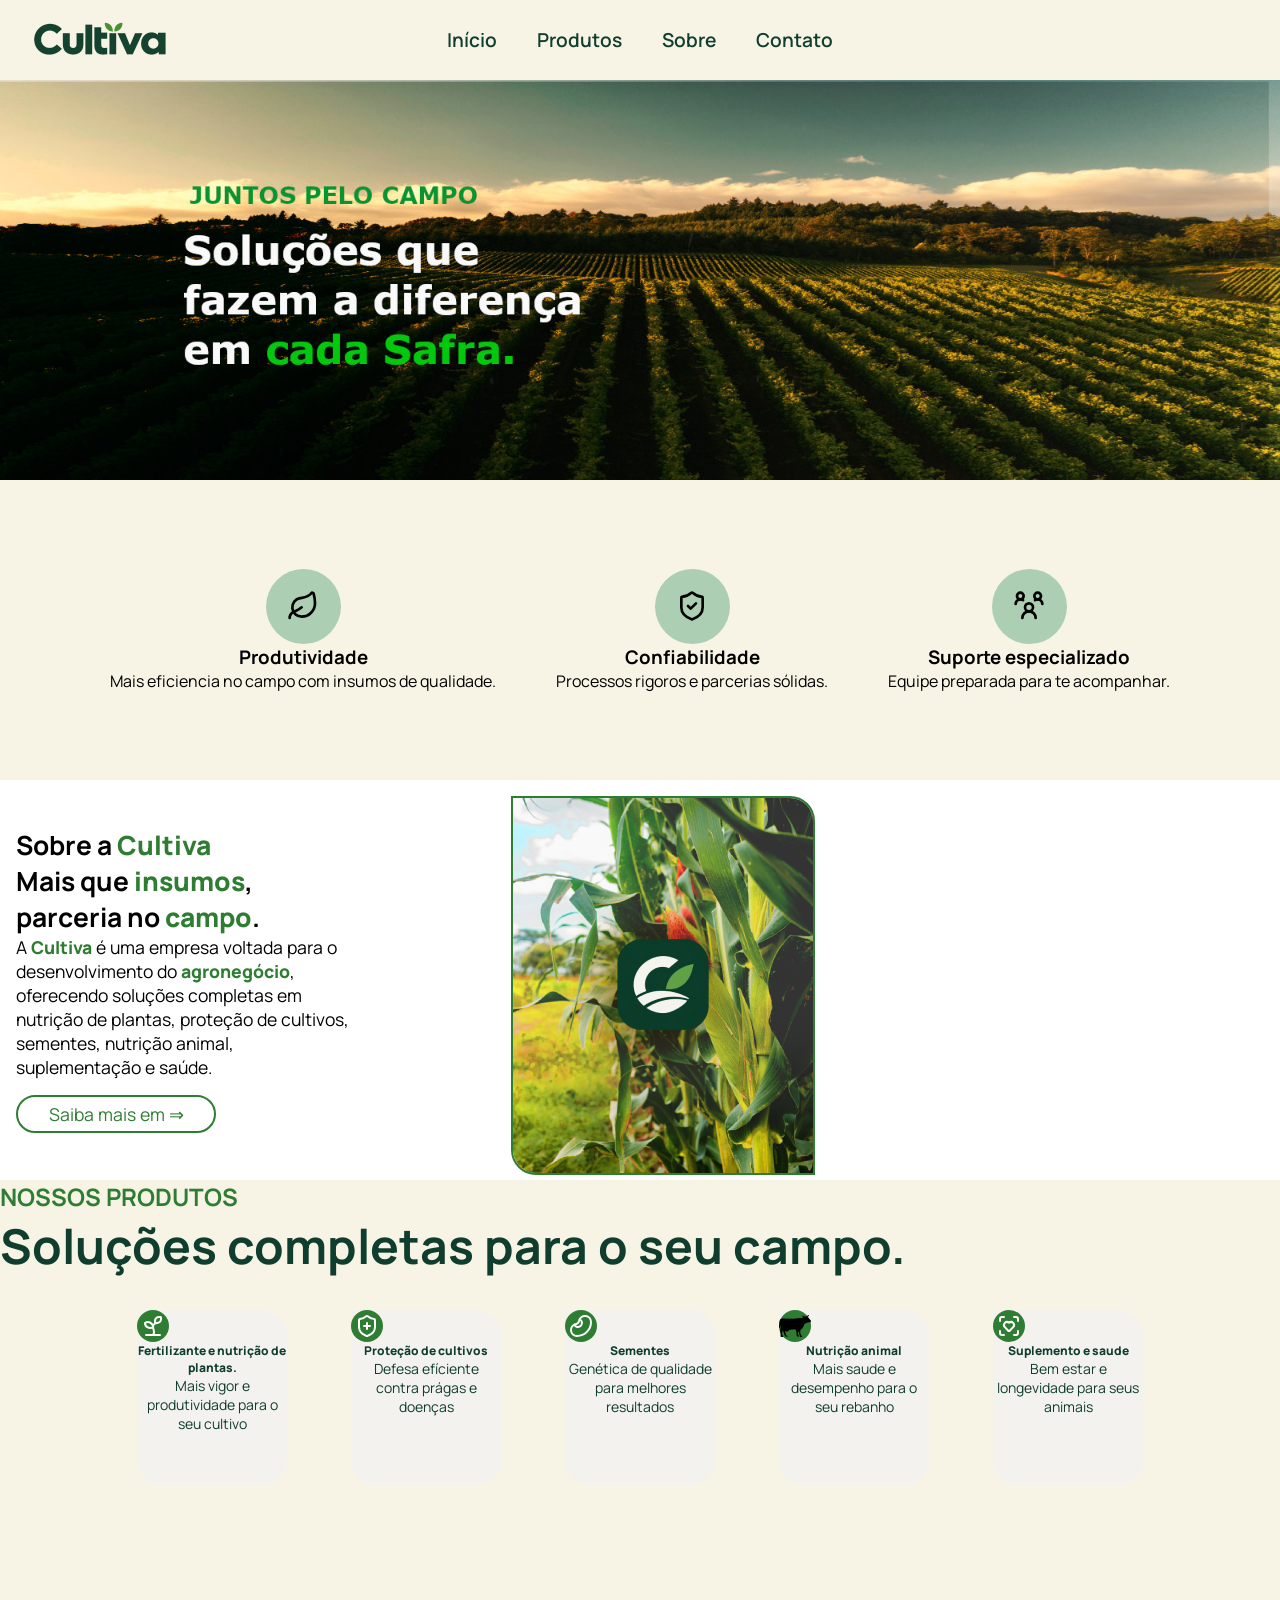
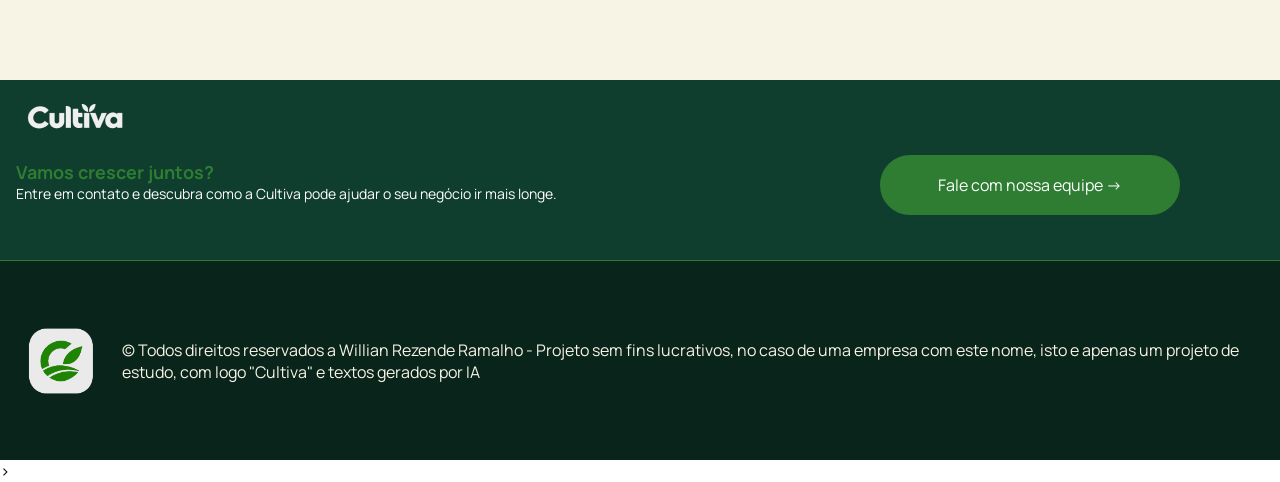
<file: projects/cultiva-landing-page/html/index.html>
<!DOCTYPE html>
<html lang="pt-BR">

<head>
    <meta charset="UTF-8">
    <meta name="viewport" content="width=device-width, initial-scale=1.0">
    <meta name="author" content="Willian Rezende Ramalho">
    <meta name="description" content="Cultiva Landing Page | Willian Rezende Ramalho">
    <link rel="icon" type="image/png" sizes="32x32" href="../images/favicon-32x32.png">
    <link rel="stylesheet" href="../css/style.css">
    <title>Cultiva | Soluções para o campo</title>
</head>

<body>
    <header class="menu_navegacao">
        <img src="../images/cultiva-lettering-t200.png">

        <nav class="menu_nav">
            <ul>
                <li><a href="#">Início</a></li>
                <li><a href="../html/produtos.html">Produtos</a></li>
                <li><a href="#">Sobre</a></li>
                <li><a href="#">Contato</a></li>
            </ul>
        </nav>
    </header>
    <main>
        <section class="bg400">

        </section>

        <section class="beneficios">
            <div class="beneficio">
                <div class="icones"><svg xmlns="http://www.w3.org/2000/svg" width="24" height="24" viewBox="0 0 24 24"
                        fill="none" stroke="currentColor" stroke-width="2" stroke-linecap="round"
                        stroke-linejoin="round" class="lucide lucide-leaf preview-icon">
                        <path
                            d="M11 20a10 10 0 0010-10 25.9 25.9 0 00-1.04-7.281 1 1 0 00-1.755-.325C15.833 5.5 13 5.5 9.8 6.1A7 7 0 0011 20" />
                        <path d="M2 21a5 5 0 012.911-4.544C7.613 15.212 8.351 15.24 11 13" />
                    </svg>
                </div>
                <h3>Produtividade</h3>
                <p>Mais eficiencia no campo com insumos de qualidade. </p>
            </div>
            <div class="beneficio">
                <div class="icones">
                    <svg xmlns="http://www.w3.org/2000/svg" width="24" height="24" viewBox="0 0 24 24" fill="none"
                        stroke="currentColor" stroke-width="2" stroke-linecap="round" stroke-linejoin="round"
                        class="lucide lucide-shield-check preview-icon">
                        <path
                            d="M20 13c0 5-3.5 7.5-7.66 8.95a1 1 0 0 1-.67-.01C7.5 20.5 4 18 4 13V6a1 1 0 0 1 1-1c2 0 4.5-1.2 6.24-2.72a1.17 1.17 0 0 1 1.52 0C14.51 3.81 17 5 19 5a1 1 0 0 1 1 1z" />
                        <path d="m9 12 2 2 4-4" />
                    </svg>
                </div>
                <h3>Confiabilidade</h3>
                <p>Processos rigoros e parcerias sólidas.</p>
            </div>
            <div class="beneficio">
                <div class="icones">
                    <svg xmlns="http://www.w3.org/2000/svg" width="24" height="24" viewBox="0 0 24 24" fill="none"
                        stroke="currentColor" stroke-width="2" stroke-linecap="round" stroke-linejoin="round"
                        class="lucide lucide-user-round-group preview-icon">
                        <path d="M17 21a5 5 0 00-10 0" />
                        <path d="M22 10.5a3.5 3.5 0 00-5.507-2.868" />
                        <path d="M7.507 7.632A3.5 3.5 0 002 10.5" />
                        <circle cx="12" cy="13" r="3" />
                        <circle cx="18.5" cy="4.5" r="2.5" />
                        <circle cx="5.5" cy="4.5" r="2.5" />
                    </svg>
                </div>
                <h3>Suporte especializado</h3>
                <p>Equipe preparada para te acompanhar.</p>
            </div>

        </section>
        <section class="conteudo">
            <div class="cont_cultiva">
                <h1>Sobre a <span>Cultiva</span></h1>
                <h2>Mais que <span>insumos</span>, parceria no <span>campo</span>.</h2>
                <p>A <strong><span>Cultiva</span></strong> é uma empresa voltada para o desenvolvimento do
                    <span>agronegócio</span>,
                    oferecendo
                    soluções completas
                    em
                    nutrição de plantas, proteção de cultivos, sementes, nutrição animal, suplementação e saúde.
                </p>
                <button><a href="#" target="_blank">Saiba mais em &rArr;</a></button>
            </div>
            <div class="cimg">
                <img src="../images/img375alt.jpg" alt="imagem com logo da cultiva">
            </div>
        </section>
        <section class="info_adicionais">
            <h1>NOSSOS PRODUTOS</h1>
            <h2>Soluções completas para o seu campo.</h2>
            <div class="produtos">
                <div class="adicionais">
                    <div class="adicons">
                        <svg xmlns="http://www.w3.org/2000/svg" width="24" height="24" viewBox="0 0 24 24" fill="none"
                            stroke="currentColor" stroke-width="2" stroke-linecap="round" stroke-linejoin="round"
                            class="lucide lucide-sprout preview-icon">
                            <path
                                d="M14 9.536V7a4 4 0 0 1 4-4h1.5a.5.5 0 0 1 .5.5V5a4 4 0 0 1-4 4 4 4 0 0 0-4 4c0 2 1 3 1 5a5 5 0 0 1-1 3" />
                            <path d="M4 9a5 5 0 0 1 8 4 5 5 0 0 1-8-4" />
                            <path d="M5 21h14" />
                        </svg>

                    </div>
                    <h3>Fertilizante e nutrição de plantas.</h3>
                    <p>Mais vigor e produtividade para o seu cultivo</p>
                </div>
                <div class="adicionais">
                    <div class="adicons">
                        <svg xmlns="http://www.w3.org/2000/svg" width="24" height="24" viewBox="0 0 24 24" fill="none"
                            stroke="currentColor" stroke-width="2" stroke-linecap="round" stroke-linejoin="round"
                            class="lucide lucide-shield-plus preview-icon">
                            <path
                                d="M20 13c0 5-3.5 7.5-7.66 8.95a1 1 0 0 1-.67-.01C7.5 20.5 4 18 4 13V6a1 1 0 0 1 1-1c2 0 4.5-1.2 6.24-2.72a1.17 1.17 0 0 1 1.52 0C14.51 3.81 17 5 19 5a1 1 0 0 1 1 1z" />
                            <path d="M9 12h6" />
                            <path d="M12 9v6" />
                        </svg>

                    </div>
                    <h3>Proteção de cultivos</h3>
                    <p>Defesa efíciente contra prágas e doenças</p>
                </div>
                <div class="adicionais">
                    <div class="adicons">
                        <svg xmlns="http://www.w3.org/2000/svg" width="24" height="24" viewBox="0 0 24 24" fill="none"
                            stroke="currentColor" stroke-width="2" stroke-linecap="round" stroke-linejoin="round"
                            class="lucide lucide-bean preview-icon">
                            <path
                                d="M10.165 6.598C9.954 7.478 9.64 8.36 9 9c-.64.64-1.521.954-2.402 1.165A6 6 0 0 0 8 22c7.732 0 14-6.268 14-14a6 6 0 0 0-11.835-1.402Z" />
                            <path d="M5.341 10.62a4 4 0 1 0 5.279-5.28" />
                        </svg>

                    </div>
                    <h3>Sementes</h3>
                    <p>Genética de qualidade para melhores resultados</p>
                </div>
                <div class="adicionais">
                    <div class="adicons">
                        <svg fill="#000000" version="1.1" id="Capa_1" xmlns="http://www.w3.org/2000/svg"
                            xmlns:xlink="http://www.w3.org/1999/xlink" viewBox="0 0 475.695 475.696"
                            xml:space="preserve">
                            <g id="SVGRepo_bgCarrier" stroke-width="0"></g>
                            <g id="SVGRepo_tracerCarrier" stroke-linecap="round" stroke-linejoin="round"></g>
                            <g id="SVGRepo_iconCarrier">
                                <g>
                                    <polygon
                                        points="473.006,155.496 421.754,102.028 444.061,87.801 445.363,76.713 435.016,76.096 408.182,95.397 374.697,95.426 354.199,82.91 346.857,84.409 346.965,92.546 360.178,107.18 358.436,114.867 202.938,131.59 41.869,127.092 24.512,134.368 11.727,150.614 5.149,188.614 3.987,215.93 0,241.437 1.096,266.842 5.58,267.759 12.098,260.583 17.397,236.746 13.102,203.678 14.596,203.453 24.692,253.795 17.815,297.485 24.094,384.681 24.692,394.337 30.811,399.557 57.866,399.599 66.584,396.962 42.379,357.545 54.387,307.489 60.676,307.5 82.619,374.053 93.93,391.139 99.51,394.574 129.375,394.596 133.207,389.801 107.354,373.92 89.825,319.936 94.219,311.172 104.516,312.128 110.981,327.958 120.346,312.528 129.42,328.024 137.106,311.198 159.729,293.808 240.008,286.12 253.482,302.593 264.838,383.123 270.812,394.694 298.166,394.683 301.115,390.347 284.489,367.206 282.491,323.141 291.469,328.124 300.926,357.395 312.953,395.403 318.346,399.584 342.82,399.599 344.852,394.072 337.697,387.45 314.619,342.349 319.939,295.083 345.799,275.954 383.469,205.985 426.826,185.969 466.697,181.43 470.115,177.724 475.695,161.998 ">
                                    </polygon>
                                </g>
                            </g>
                        </svg>

                    </div>
                    <h3>Nutrição animal</h3>
                    <p>Mais saude e desempenho para o seu rebanho</p>
                </div>
                <div class="adicionais">
                    <div class="adicons">
                        <svg xmlns="http://www.w3.org/2000/svg" width="24" height="24" viewBox="0 0 24 24" fill="none"
                            stroke="currentColor" stroke-width="2" stroke-linecap="round" stroke-linejoin="round"
                            class="lucide lucide-scan-heart preview-icon">
                            <path d="M17 3h2a2 2 0 0 1 2 2v2" />
                            <path d="M21 17v2a2 2 0 0 1-2 2h-2" />
                            <path d="M3 7V5a2 2 0 0 1 2-2h2" />
                            <path d="M7 21H5a2 2 0 0 1-2-2v-2" />
                            <path
                                d="M7.828 13.07A3 3 0 0 1 12 8.764a3 3 0 0 1 4.172 4.306l-3.447 3.62a1 1 0 0 1-1.449 0z" />
                        </svg>

                    </div>
                    <h3>Suplemento e saude</h3>
                    <p>Bem estar e longevidade para seus animais</p>
                </div>
            </div>
        </section>
    </main>
    <footer class="rodape">
        <div class="rodape_logo">
            <img src="../images/logo_150x75.png" alt="Logo Cultiva Branco">
            <h1>Vamos crescer juntos?</h1>
            <p>Entre em contato e descubra como a Cultiva pode ajudar o seu negócio ir mais longe.</p>
        </div>
        <button> <a href="#">Fale com nossa equipe &rarr; </a></button>
    </footer>
    <div class="info_rodape">
        <img src="../images/icone_white.png" alt="logo icone cultiva">
        <p>&copy; Todos direitos reservados a Willian Rezende Ramalho - Projeto sem fins lucrativos, no caso de uma
            empresa com este nome, isto e apenas um projeto de estudo, com logo "Cultiva" e textos gerados por IA</p>
    </div>

</body>

</html>>
</file>
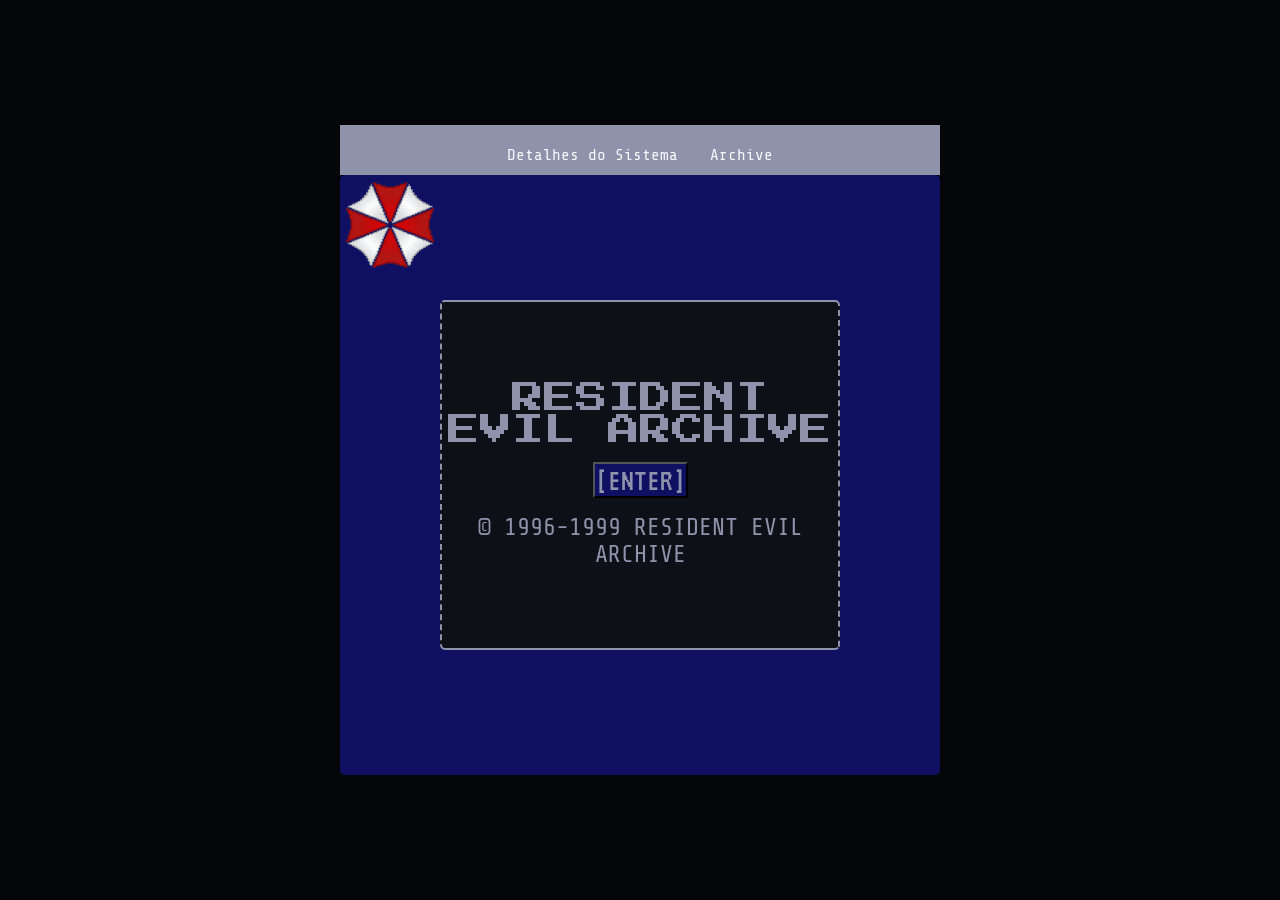
<file: projects/resident-evil-archives/html/index.html>
<!DOCTYPE html>
<html lang="pt-BR">

<head>
    <meta charset="UTF-8">
    <meta name="viewport" content="width=device-width, initial-scale=1.0">
    <meta name="description" content="Resident Evil Archives">
    <meta name="author" content="Willian Rezende Ramalho">
    <link rel="stylesheet" href="../css/style.css">
    <link rel="icon" type="image/png" sizes="32x32" href="../images/rea-icon/favicon-32x32.png">
    <title>Resident Evil Archives</title>
</head>

<body>
    <main class="welcome">
        <div class="menu-index">
            <ul>
                <li><a href="#">Detalhes do Sistema</a></li>
                <li><a href="#">Archive</a></li>
            </ul>
        </div>
        <div class="back-center">
            <img src="../images/logo-menu.png" alt="Logo Resident Evil Archive">
            <div class="center">
                <h1>RESIDENT EVIL ARCHIVE</h1>
                <button id="enter"><a href="../html/archive.html"> [ENTER] </a></button>
                <h2>&copy; 1996-1999 RESIDENT EVIL ARCHIVE</h2>
            </div>
        </div>
    </main>
    <script src="../js/script.js">

    </script>
</body>

</html>
</file>
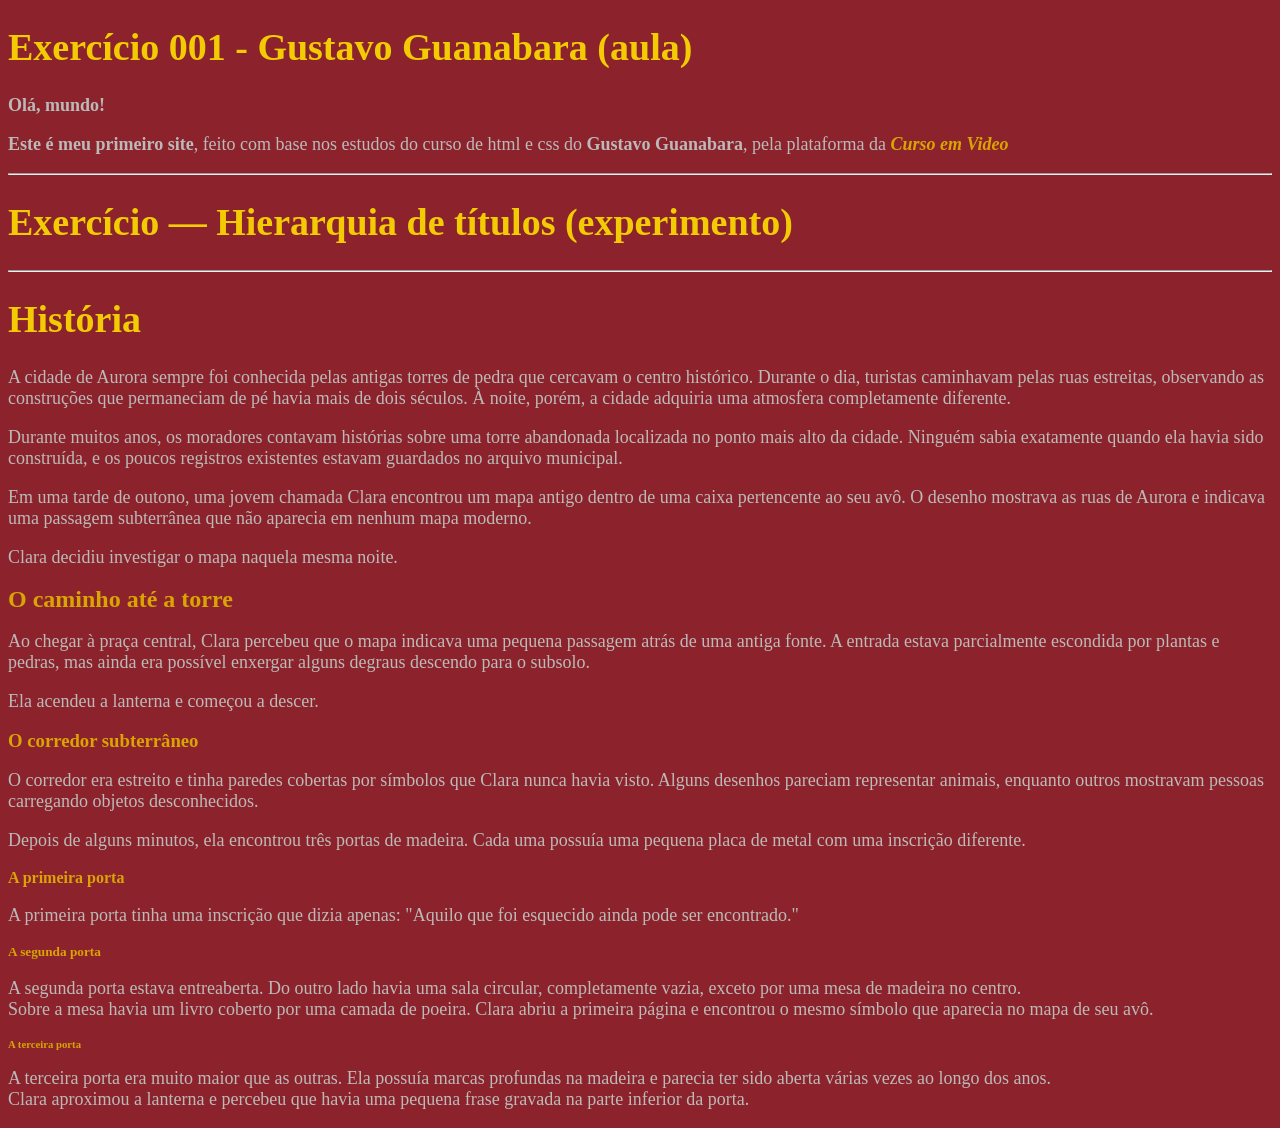
<file: courses/gustavo-guanabara-html-css/module-01/exercises/ex001/html/index.html>
<!doctype html>
<html lang="pt-BR">

<head>
    <meta charset="UTF-8">
    <meta name="viewport" content="width=device-width, initial-scale=1.0">
    <meta name="description" content="ex001-Gustavo Guanabara - Willian Rezende Ramalho">
    <meta name="author" content="Willian Rezende Ramalho">
    <link rel="stylesheet" href="../css/style.css">
    <title>Ex001-Willian Rezende Ramalho</title>
</head>

<body>
    <h1>Exercício 001 - Gustavo Guanabara (aula)</h1>
    <p><strong>Olá, mundo!</strong></p> <!--faça o Olá, Mundo, para nao cair na maldição kkkj-->
    <p>
        <strong>Este é meu primeiro site</strong>, feito com base nos estudos do curso de html e
        css do <b>Gustavo Guanabara</b>, pela plataforma da
        <a href="#" target="_Blank">
            <!--Tag <a> não foi ensinada nesta aula, buscada em videos de como adicionar um link-->
            <em>Curso em Video</em></a>
    </p>
    <hr />
    <h1>Exercício — Hierarquia de títulos (experimento)</h1>
    <!--h1 até o H6-->
    <hr />
    <!--Quebra de linha horizontal, gerando uma linha de separação-->
    <!--A história a seguir é gerada por IA, apenas para fins de estudo de hierarquia de titulos.-->
    <!--Não foi pensado em ser feito em fator de importancia e sim como um experiemtento visual de como funciona as tags praticadas, a propria história não tem uma especificação tradicional igual a de um livro que sim, ja e feito com fator hierarquico, importancia, visualização. Este exercício é pra meu teste de h1 até h6, com base visual apenas.-->
    <h1>História</h1>
    <p>
        A cidade de Aurora sempre foi conhecida pelas antigas torres de pedra que
        cercavam o centro histórico. Durante o dia, turistas caminhavam pelas ruas
        estreitas, observando as construções que permaneciam de pé havia mais de
        dois séculos. À noite, porém, a cidade adquiria uma atmosfera
        completamente diferente.
    </p>
    <p>
        Durante muitos anos, os moradores contavam histórias sobre uma torre
        abandonada localizada no ponto mais alto da cidade. Ninguém sabia
        exatamente quando ela havia sido construída, e os poucos registros
        existentes estavam guardados no arquivo municipal.
    </p>
    <p>
        Em uma tarde de outono, uma jovem chamada Clara encontrou um mapa antigo
        dentro de uma caixa pertencente ao seu avô. O desenho mostrava as ruas de
        Aurora e indicava uma passagem subterrânea que não aparecia em nenhum mapa
        moderno.
    </p>
    <p>Clara decidiu investigar o mapa naquela mesma noite.</p>

    <h2>O caminho até a torre</h2>
    <p>
        Ao chegar à praça central, Clara percebeu que o mapa indicava uma pequena
        passagem atrás de uma antiga fonte. A entrada estava parcialmente
        escondida por plantas e pedras, mas ainda era possível enxergar alguns
        degraus descendo para o subsolo.
    </p>
    <p>Ela acendeu a lanterna e começou a descer.</p>
    <h3>O corredor subterrâneo</h3>
    <p>
        O corredor era estreito e tinha paredes cobertas por símbolos que Clara
        nunca havia visto. Alguns desenhos pareciam representar animais, enquanto
        outros mostravam pessoas carregando objetos desconhecidos.
    </p>

    <p>
        Depois de alguns minutos, ela encontrou três portas de madeira. Cada uma
        possuía uma pequena placa de metal com uma inscrição diferente.
    </p>

    <h4>A primeira porta</h4>
    <p>
        A primeira porta tinha uma inscrição que dizia apenas: "Aquilo que foi
        esquecido ainda pode ser encontrado."
    </p>

    <!--===========================================================================-->

    <!--A partir daqui será testado a tag <br> entre os parágrafos, para visualização do seu funcionamento no parágrafo, diferente do experimento acima que cada conteudo de texto foi feito em um parágrafo separado-->

    <!--===========================================================================-->

    <h5>A segunda porta</h5>
    <p>
        A segunda porta estava entreaberta. Do outro lado havia uma sala circular,
        completamente vazia, exceto por uma mesa de madeira no centro.
        <br>
        Sobre a mesa havia um livro coberto por uma camada de poeira. Clara abriu
        a primeira página e encontrou o mesmo símbolo que aparecia no mapa de seu
        avô.
    </p>
    <h6>A terceira porta</h6>
    <p>
        A terceira porta era muito maior que as outras. Ela possuía marcas profundas na madeira e parecia ter sido
        aberta várias vezes ao longo dos anos.
        <br>
        Clara aproximou a lanterna e percebeu que havia uma pequena frase gravada na parte inferior da porta.
    </p>
</body>

</html>
</file>
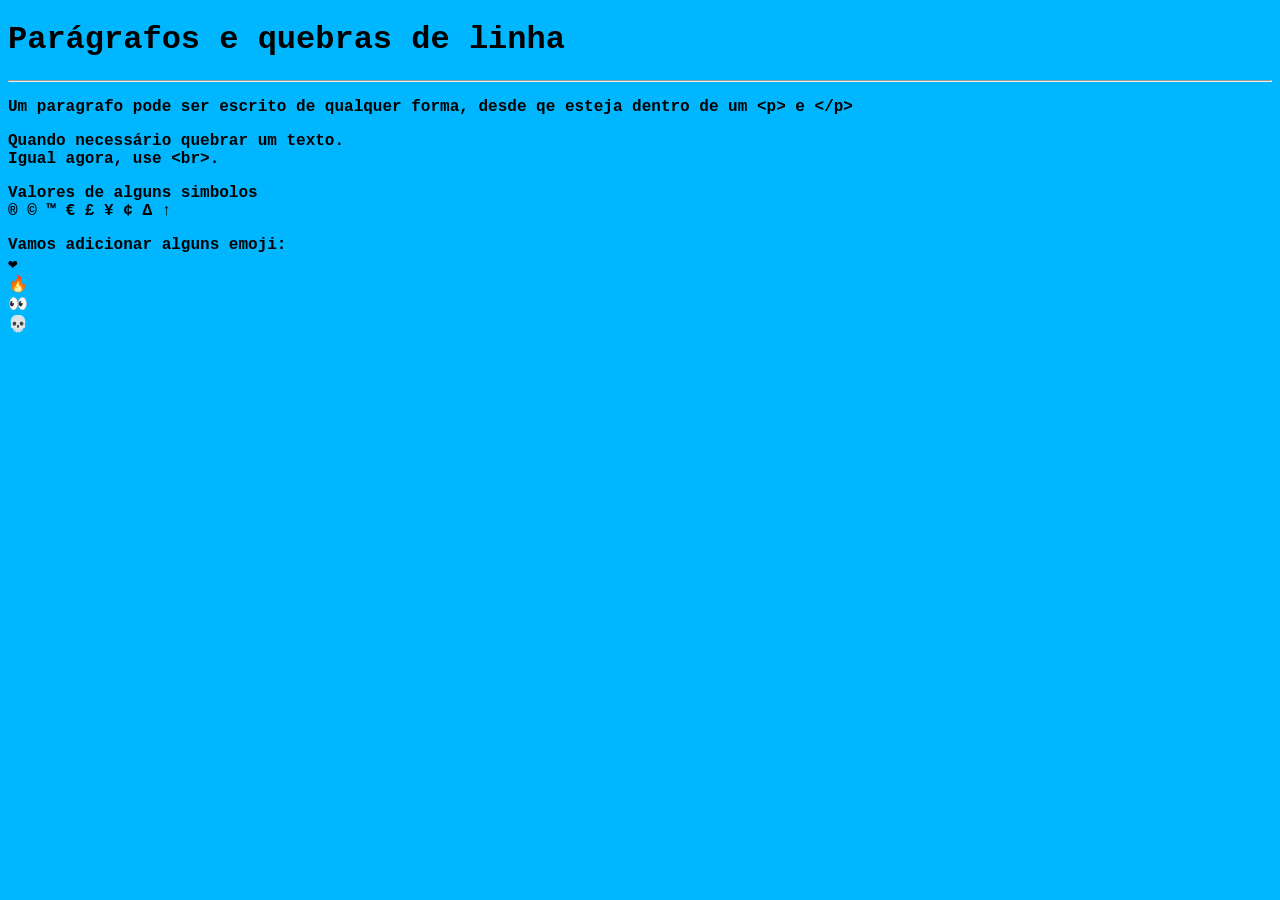
<file: courses/gustavo-guanabara-html-css/module-01/exercises/ex002/html/index.html>
<!DOCTYPE html>
<html lang="pt-BR">

<head>
    <meta charset="UTF-8">
    <meta name="viewport" content="width=device-width, initial-scale=1.0">
    <meta name="description" content="Quebra e Simbolos">
    <meta name="author" content="Willian Rezende Ramalho">
    <link rel="stylesheet" href="../css/style.css">
    <title>Ex002 - Willian Rezende Ramalho</title>
</head>

<body>
    <h1>Parágrafos e quebras de linha</h1>
    <hr>
    <p>Um paragrafo pode ser escrito de qualquer forma, desde qe esteja dentro de um
        &lt;p&gt; e &lt;/p&gt; <!--Maior que e menor que-->
    </p>
    <p>Quando necessário quebrar um texto.<br>Igual agora, use &lt;br&gt;.
    </p>
    <p>Valores de alguns simbolos<br>
        &reg;
        &copy;
        &trade;
        &euro;
        &pound;
        &yen;
        &cent;
        &Delta;
        &uarr;
    </p>

    <p>Vamos adicionar alguns emoji:<br>
        &#x2764;
        <br>
        &#x1F525;
        <br>
        &#x1F440;
        <br>
        &#x1F480;
    </p>
</body>

</html>
</file>
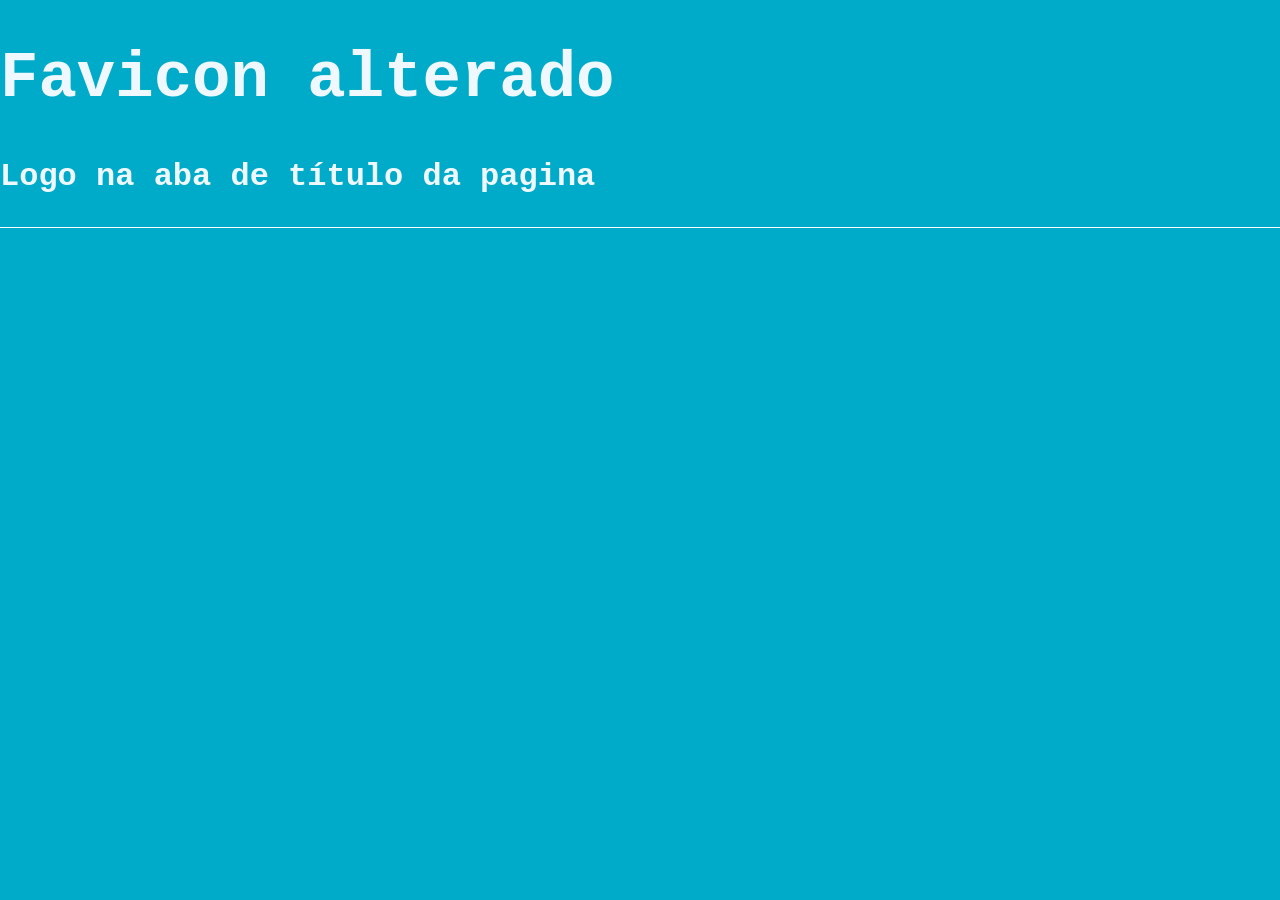
<file: courses/gustavo-guanabara-html-css/module-01/exercises/ex004/html/index.html>
<!DOCTYPE html>
<html lang="pt-BR">

<head>
    <meta charset="UTF-8">
    <meta name="viewport" content="width=device-width, initial-scale=1.0">
    <meta name="description" content="Icone">
    <meta name="author" content="Willian Rezende Ramalho">
    <link rel="icon" type="image/png" sizes="32x32" href="../imgs/favicon-32x32.png">
    <link rel="stylesheet" href="../css/style.css">
    <title>Ex004 - Willian Rezende Ramalho</title>
</head>

<body>
    <h1>Favicon alterado</h1>
    <p>Logo na aba de título da pagina</p>

</body>

</html>
</file>
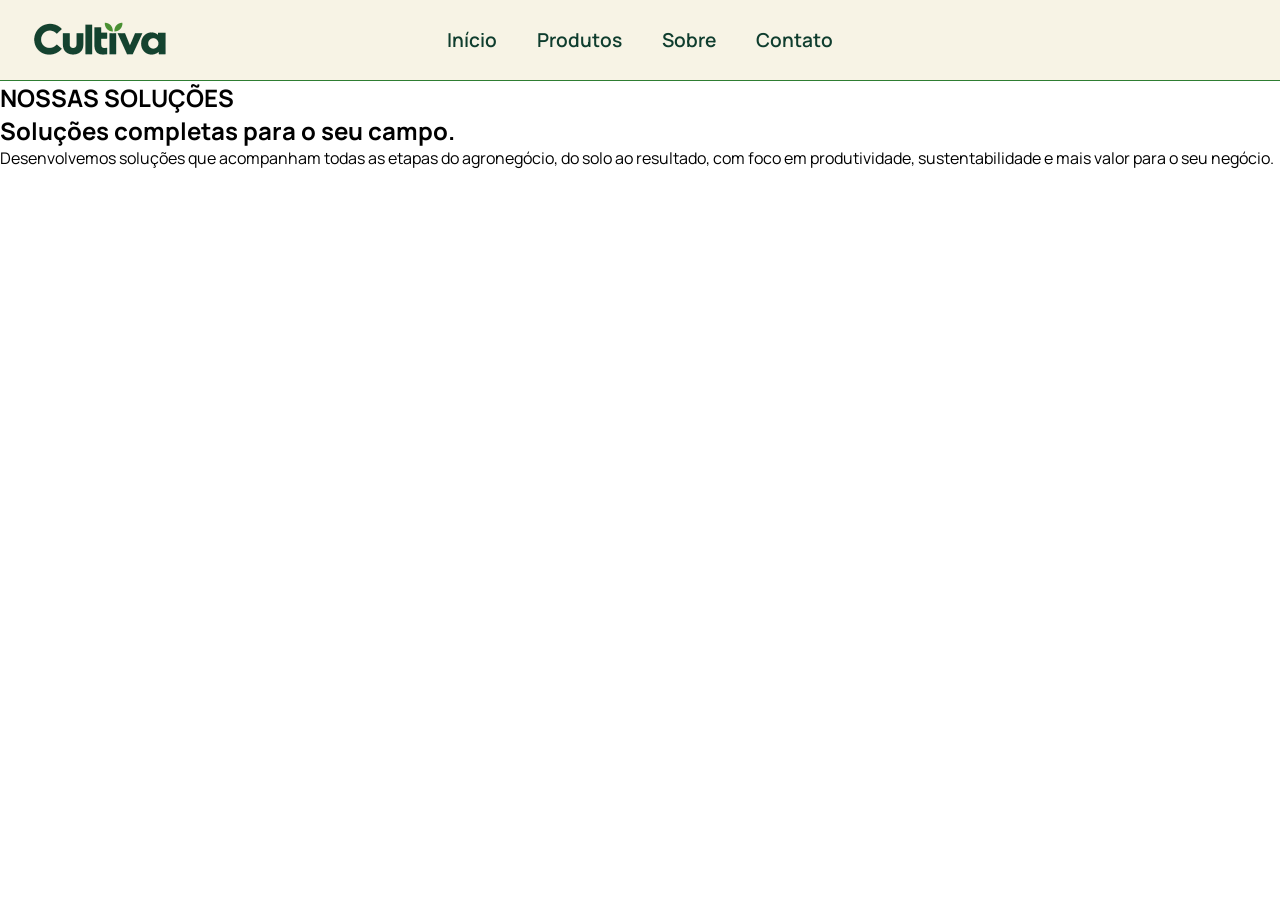
<file: projects/cultiva-landing-page/html/produtos.html>
<!DOCTYPE html>
<html lang="pt-BR">

<head>
    <meta charset="UTF-8">
    <meta name="viewport" content="width=device-width, initial-scale=1.0">
    <meta name="author" content="Willian Rezende Ramalho">
    <meta name="description" content="Cultiva Landing Page | Willian Rezende Ramalho">
    <link rel="icon" type="image/png" sizes="32x32" href="../images/favicon-32x32.png">
    <link rel="stylesheet" href="../css/produtos.css">
    <title>Produtos | Cultiva - Soluções para o campo</title>
</head>

<body>
    <header class="menu_navegacao">
        <img src="../images/cultiva-lettering-t200.png">

        <nav class="menu_nav">
            <ul>
                <li><a href="../html/index.html">Início</a></li>
                <li><a href="#">Produtos</a></li>
                <li><a href="#">Sobre</a></li>
                <li><a href="#">Contato</a></li>
            </ul>
        </nav>
    </header>
    <section>
        <div class="conteudo_secao">
            <h1>NOSSAS SOLUÇÕES</h1>
            <h2>Soluções completas para o seu campo.</h2>
            <p>Desenvolvemos soluções que acompanham todas as etapas do agronegócio, do solo ao resultado, com foco em
                produtividade, sustentabilidade e mais valor para o seu negócio.
            </p>
    </section>

    <main class="main">

    </main>
</body>

</html>
</file>
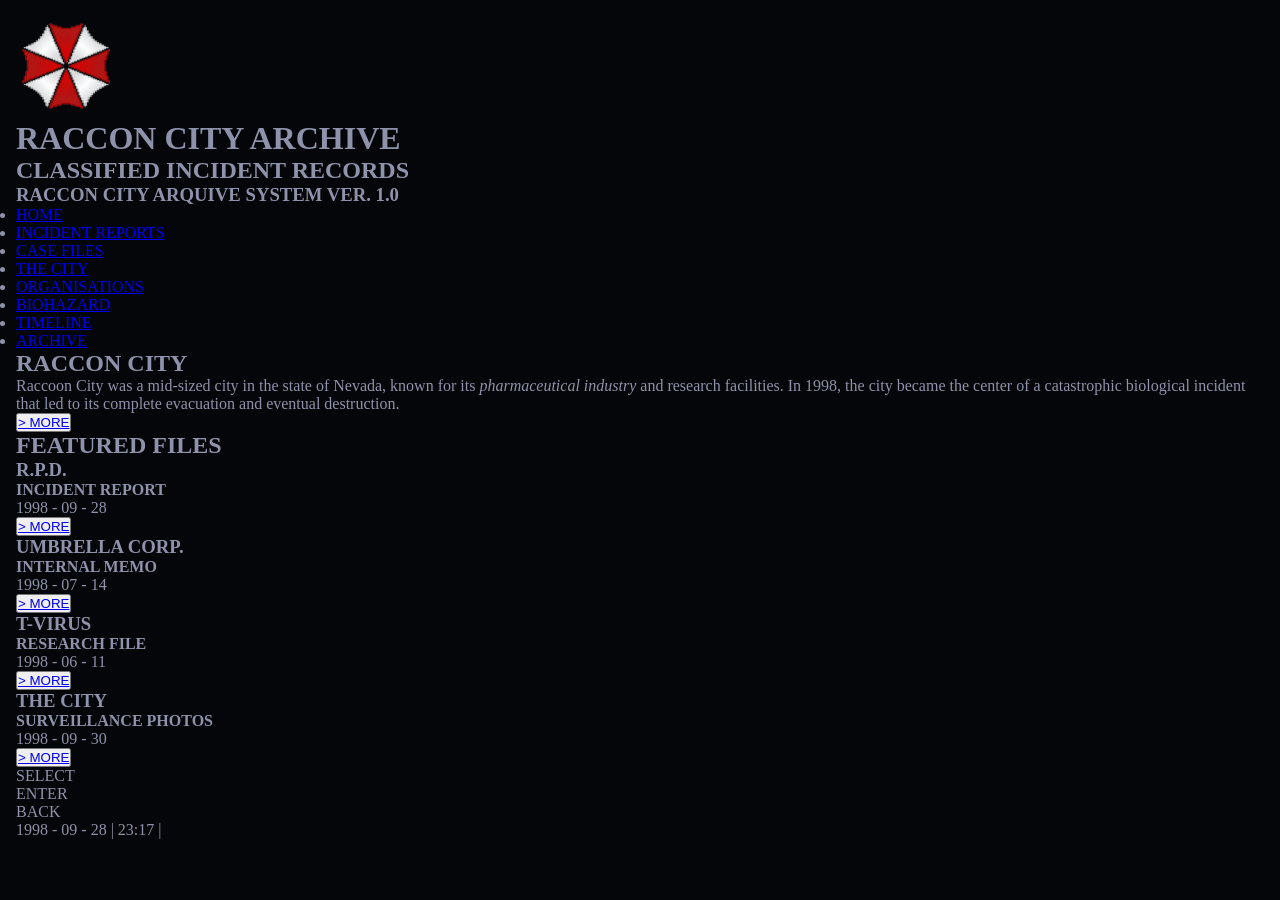
<file: projects/resident-evil-archives/html/archive.html>
<!DOCTYPE html>
<html lang="pt-BR">

<head>
    <meta charset="UTF-8">
    <meta name="viewport" content="width=device-width, initial-scale=1.0">
    <meta name="description" content="Resident Evil Archives">
    <meta name="author" content="Willian Rezende Ramalho">
    <link rel="stylesheet" href="../css/archive.css">
    <link rel="icon" type="image/png" sizes="32x32" href="../images/rea-icon/favicon-32x32.png">
    <title>Resident Evil Archives | Archive</title>
</head>

<body>
    <header class="rea-cabecalho">
        <a href="../html/index.html">
            <img src="../images/logo-menu.png" alt="Logo Umbrella menu">
        </a>
        <h1>RACCON CITY ARCHIVE</h1>
        <h2>CLASSIFIED INCIDENT RECORDS</h2>
        <h3>RACCON CITY ARQUIVE SYSTEM VER. 1.0</h3>
        <nav class="rea-menu">
            <ul>
                <li><a href="#">HOME</a></li>
                <li><a href="#">INCIDENT REPORTS</a></li>
                <li><a href="#">CASE FILES</a></li>
                <li><a href="#">THE CITY</a></li>
                <li><a href="#">ORGANISATIONS</a></li>
                <li><a href="#">BIOHAZARD</a></li>
                <li><a href="#">TIMELINE</a></li>
                <li><a href="#">ARCHIVE</a></li>
            </ul>
        </nav>
    </header>
    <main class="rea-conteudo">
        <h2>RACCON CITY</h2>
        <p>
            Raccoon City was a mid-sized city in the state of Nevada, known for its <em>pharmaceutical industry</em> and
            research
            facilities. In 1998, the city became the center of a catastrophic biological incident that led to its
            complete
            evacuation and eventual destruction.</p>
        <button><a href="#"> > MORE</a></button>
        <aside class="rea-conteudo-lateral">
            <h2>FEATURED FILES</h2>
            <div clas="cl-conteudo">
                <h3>R.P.D.</h3>
                <h4>INCIDENT REPORT</h4>
                <p>1998 - 09 - 28</p>
                <button><a href="#"> > MORE</a></button>
            </div>
            <div clas="cl-conteudo">
                <h3>UMBRELLA CORP.</h3>
                <h4>INTERNAL MEMO</h4>
                <p>1998 - 07 - 14</p>
                <button><a href="#"> > MORE</a></button>
            </div>
            <div clas="cl-conteudo">
                <h3>T-VIRUS</h3>
                <h4>RESEARCH FILE</h4>
                <p>1998 - 06 - 11</p>
                <button><a href="#">> MORE</a></button>
            </div>
            <div clas="cl-conteudo">
                <h3>THE CITY</h3>
                <h4>SURVEILLANCE PHOTOS</h4>
                <p>1998 - 09 - 30</p>
                <button><a href="#">> MORE</a></button>
            </div>

        </aside>
    </main>
    <footer class="rea-rodape">
        <div cass="rea-rodape-conteudo">
            <p>SELECT</p>
            <p>ENTER</p>
            <p>BACK</p>
        </div>
        <p>1998 - 09 - 28 | 23:17 |</p>
    </footer>
    <script src="../js/archive.js">

    </script>
</body>

</html>
</file>
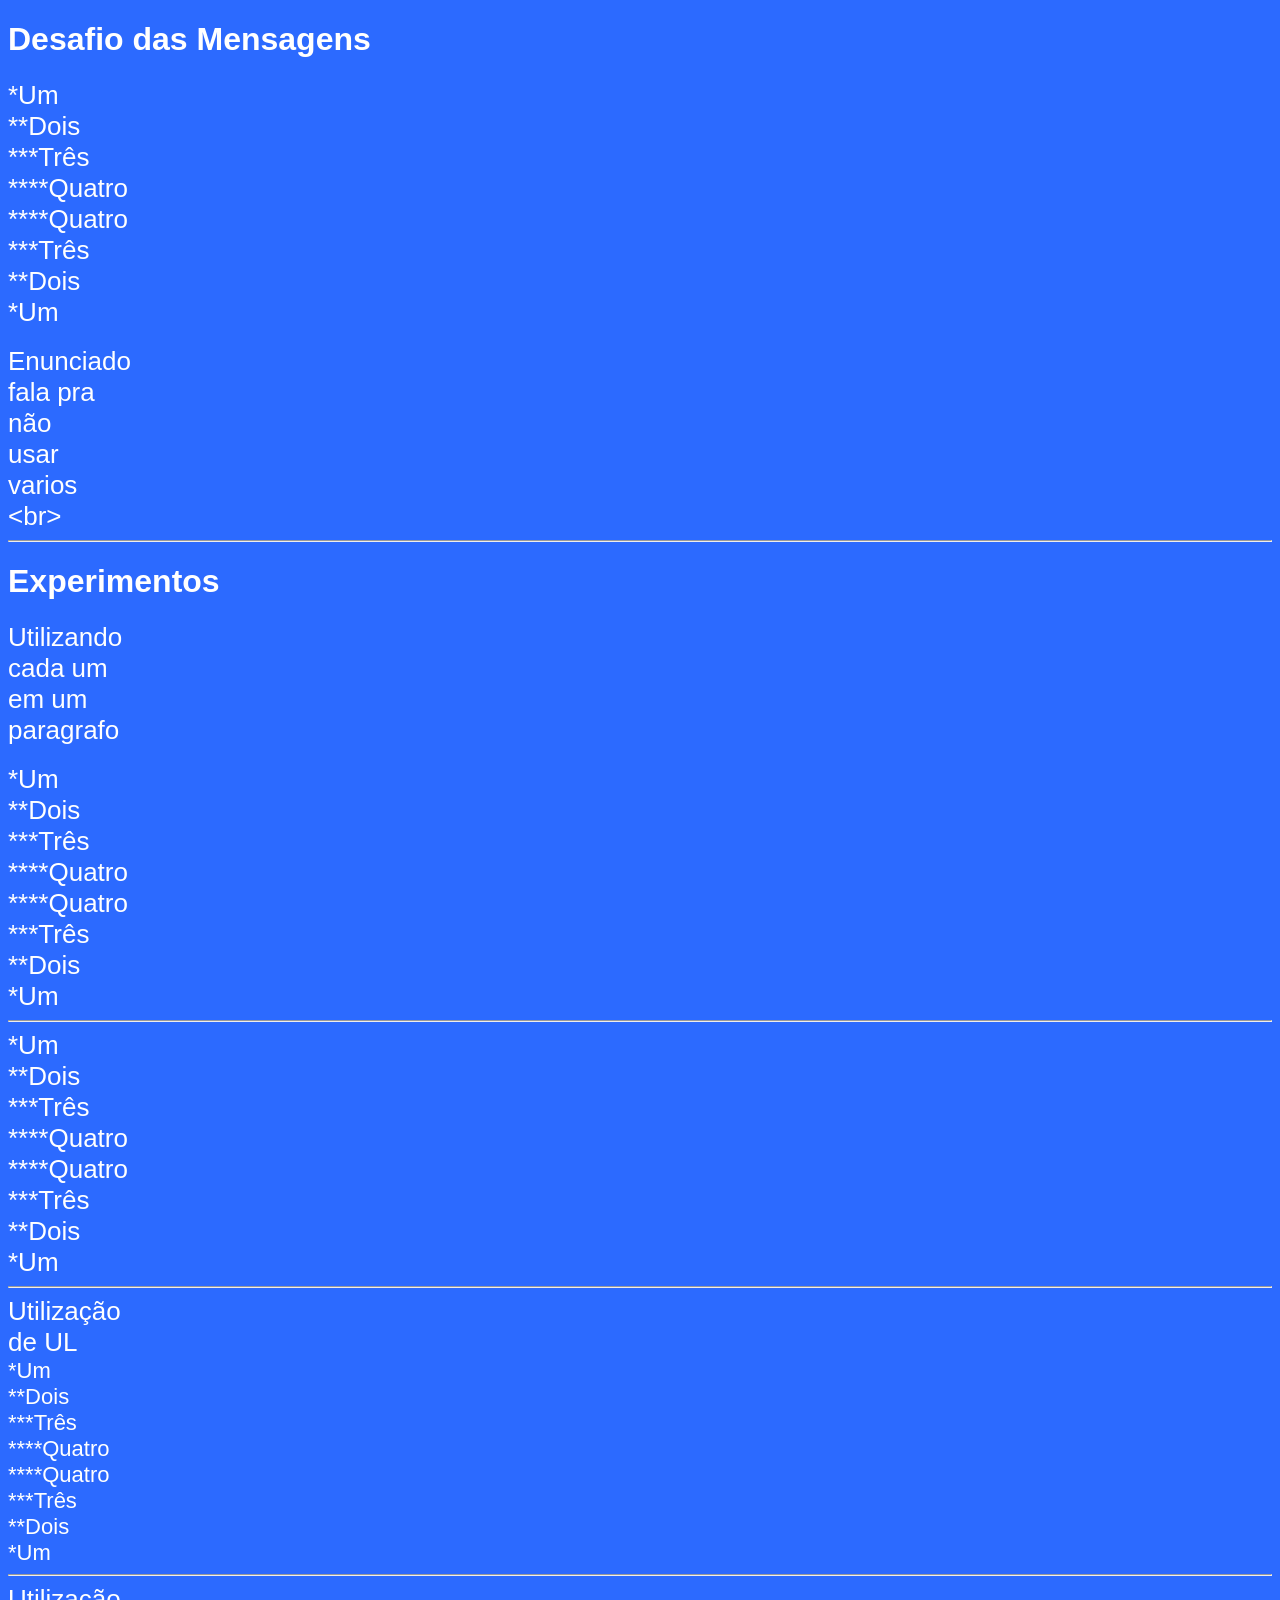
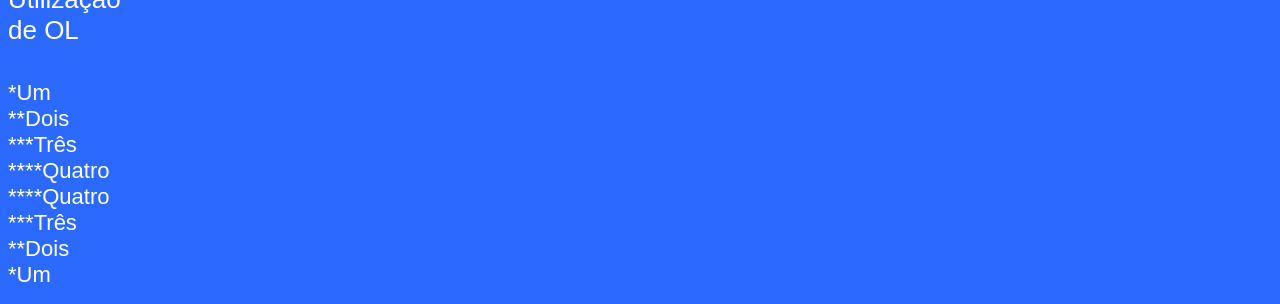
<file: courses/gustavo-guanabara-html-css/module-01/challenges/d001/html/desafio-mensagens.html>
<!doctype html>
<html lang="pt-BR">

<head>
    <meta charset="UTF-8">
    <meta name="viewport" content="width=device-width, initial-scale=1.0">
    <meta name="description" content="d001-Gustavo Guanabara - Willian Rezende Ramalho">
    <meta name="author" content="Willian Rezende Ramalho">
    <link rel="stylesheet" href="../css/style.css">
    <title>D001-Willian Rezende Ramalho</title>
</head>

<body>
    <h1>Desafio das Mensagens</h1>
    <p>
        *Um
        <br>
        **Dois
        <br>
        ***Três
        <br>
        ****Quatro
        <br>
        ****Quatro
        <br>
        ***Três
        <br>
        **Dois
        <br>
        *Um
    </p>
    <br>
    <p>Enunciado fala pra não usar varios &lt;br&gt;
        <!--exemplo acima, usando um &lt;b&gt; a cada palavra.-->
    </p>
    <hr>
    <h1>Experimentos</h1>
    <!--Exemplo usando uma palavra em um paragrafo diferente-->
    <p>Utilizando cada um em um paragrafo
    </p>
    <br>
    <p>*Um</p>
    <p>**Dois</p>
    <p>***Três</p>
    <p>****Quatro</p>
    <p>****Quatro</p>
    <p>***Três</p>
    <p>**Dois</p>
    <p>*Um</p>
    <hr>
    <!--Utilizandoum paragrafo,um <BR> e diminuindo a largura do elemento para as letras descerem uma abaixo da outra, (conteudo sofreu quebra de linha dentro do elemento. paragrafo <p> de explicação da pagina de modo geral, manter-se atento, mas são experimentos)-->
    <P>*Um
        **Dois
        ***Três
        ****Quatro
        <br>
        ****Quatro
        ***Três
        **Dois
        *Um
    </p>
    <hr>
    <!--Exemplo usando Lista nao ordenada, zerando margen externa via css-->
    <p>Utilização de UL</p>
    <ul>
        <li>*Um</li>
    </ul>
    <ul>
        <li>**Dois</li>
    </ul>
    <ul>
        <li>***Três</li>
    </ul>
    <ul>
        <li>****Quatro</li>
    </ul>
    <ul>
        <li>****Quatro</li>
    </ul>
    <ul>
        <li>***Três</li>
    </ul>
    <ul>
        <li>**Dois</li>
    </ul>
    <ul>
        <li>*Um</li>
    </ul>
    <hr>
    <p>Utilização de OL</p>
    <br>
    <!--Exemplo usando Lista ordenada alterando estilo no css-->
    <ol>
        <li>
            *Um

            **Dois

            ***Três

            ****Quatro
            <br>
            ****Quatro

            ***Três

            **Dois

            *Um
        </li>
    </ol>
</body>

</html>
</file>
<file: projects/cultiva-landing-page/css/style.css>
@import url('https://fonts.googleapis.com/css2?family=Manrope:wght@200..800&display=swap');

*{
    margin: 0;
    padding: 0;
    box-sizing: border-box;
}

body{
    font-family: "Manrope", sans-serif;
    height: 100vh;
}

.menu_navegacao{
    position: relative;
    display: flex;
    align-items: center;
    background-color: #f7f3e5;
}

.menu_nav{
    position: absolute;
    left: 50%;
    transform: translateX(-50%);
}

.menu_nav ul{
    display: flex;
    justify-content: center;
    list-style-type: none;
    font-size: 1.2rem;
    gap: 40px;
}

.menu_nav a{
    border-bottom: 2px solid transparent;
    transition: 0.3s;
    font-weight: 600;
    color: #0F3D2E;
}

.menu_nav a:hover{
    border-bottom: 2px solid #2e7d32;
}


.menu_nav a{
    text-decoration: none;
}

.bg400{
    background-image: url(../images/bg400.jpg);
    height: 400px;
    background-size: cover;
    background-position: center;
}


.beneficios{
    background-color: #f7f3e5;
    height: 300px;
    display: flex;
    justify-content: center;
    gap: 60px;
    align-items: center;
}

.icones svg{
    width: 32px;
    height: 32px;
    
}
.icones{
    height: 75px;
    width: 75px;
    border-radius: 50%;
    background-color: #acceb3;
    display: flex;
    align-items: center;
    justify-content: center;
    margin: 0 auto;
}

.beneficio h3{
    text-align: center;
}

.conteudo{
    display: flex;
    justify-content: space-between;
    align-items: center;
}

.cont_cultiva{
    width: 350px;
    font-size: 1.1rem;
    padding-left: 16px;
}

.cont_cultiva button{
    background: none;
    border: solid 2px #2e7d32;
    font: inherit;
    border-radius: 25px;
    width: 200px;
    padding: 5px;
    margin-top: 16px;
}

.cont_cultiva a{
    text-decoration: none;
    color: #2e7d32;
}

.cont_cultiva span{
    color:#2e7d32;
    font-weight: 800;
}

.cimg{
    margin: 0 auto;
    transform: translateX(-50%);
    padding: 0 auto;
}

.cimg{
    margin-top: 16px;
    
}

.cimg img{
    border-radius: 0 25px 0 25px;
    border:#2e7d32 2px solid;
}



.info_adicionais{
    background-color: #f7f3e5;
    height: 500px;
}

.info_adicionais h1{
    font-size: 1.5rem;
    color: #2e7d32;
}
.info_adicionais{
font-size: 2rem;
color: #0F3D2E;
}

.adicons{
    width: 32px;
    height: 32px;
    display: flex;
    border-radius: 50%;
    background-color:#2e7d32;
    align-items: center;
    justify-content: center;
    color: #fff;
}

.produtos{
    display: flex;
    justify-content: center;
    align-items: center;
    gap: 64px; 
    margin-top: 32px;
}

.adicionais h3{
    color:#0F3D2E;
    font-size: 12px;
    font-weight: 800;
    text-align: center;
}

.adicionais p{
    font-size: 14px;
    margin: 0 auto;
    text-align: center;
}


.adicionais{
   background-color: #f3f2ef;
   text-align: center;
   width: 150px;
   height: 175px;
   border-radius: 0 25px 25px 25px;
}

.rodape{
    background-color: #0F3D2E;
    height: 180px;
    display: flex;
    justify-content: space-between;
}

.rodape button{
    background-color: transparent;
    border: none;
    height: 75px;
    margin: 0;
    padding: 0;
}

.rodape button{
    background: none;
    background-color: #2e7d32;
    border: solid 2px #2e7d32;
    font: inherit;
    border-radius: 50px;
    width: 300px;
    margin-top: 75px;
    margin-right: 100px;
    height: 60px;
    color: #feffff;
}

.rodape a{
    text-decoration: none;
    color: inherit;
    font-weight: 400;
}

.rodape h1{
    color: #2e7d32;
    font-size: 18px;
    font-weight: bold;
    padding-left: 16px;
}

.rodape p{
    font-size: 14px;
    font-weight: 400;
    color: #ffffff;
    padding-left: 16px;
}

.info_rodape{
    height: 200px;
    background-color:#09241b;
    border-top: solid 1px #2e7d32;
    display: flex;
    align-items: center;
    justify-content: center;

}

.info_rodape img{
    width: 90px;
    height: 90px;
    margin: 16px;
}

.info_rodape p{
    color:#f7f3e5;
    align-items: center;
}
</file>
<file: projects/resident-evil-archives/css/style.css>
@import url('https://fonts.googleapis.com/css2?family=Press+Start+2P&display=swap');

@import url('https://fonts.googleapis.com/css2?family=VT323&display=swap');

@import url('https://fonts.googleapis.com/css2?family=Share+Tech+Mono&display=swap');
*{
    margin: 0;
    padding: 0;
    box-sizing: border-box;
}

body{
    background-color: #050609;
    color: #8e92aa;
    display: flex;
    justify-content: center;
    align-items: center;
    height: 100vh;
    width: 100vw;
}
/*estilização do elemento central da pagina*/
.center h1{
     font-family: "Press Start 2P", system-ui;
  font-weight: 400;
  font-style: normal;
}

.center h2{
    font-family: "Share Tech Mono", monospace;
  font-weight: 400;
  font-style: normal;
}

.center a{
    text-decoration: none;
    color:  #8e92aa;
}
.center button{
    font-family: "VT323", monospace;
  font-weight: 400;
  font-style: normal;
  font-size: 2rem;
  background-color: #101063;
  margin: 1rem;
}

.center button:hover{
    background-color: #17179b;
    color: #fff5;
    transition: all 0.5s;
}


.center{ /*Centralizar elemento*/
    background-color: #0e1018;
    display: flex;
    justify-content: center;
    align-items: center;
    flex-direction: column;
    height: 350px;
    width: 400px;
    text-align: center;
    border-radius: 5px;
    border-top: 2px solid #8e92aa;
    border-right: 2px dashed #8e92aa;
    border-bottom: 2px solid #8e92aa;
    border-left: 2px dashed #8e92aa;
}

/*fim da estilização do elemento central da pagina*/

/*estilização fundo do centro da pagina*/

.back-center{
    background-color: #101063;
    width: 600px;
    height: 600px;
    display: flex;
    justify-content: center;
    align-items: center;
    flex-direction: column;
    border-radius: 5px;
    position: relative;

}

.back-center img{
    position: absolute;
    top: 0;
    left: 0;
}
/*fim da estilização fundo do centro da pagina*/

.menu-index{
    justify-content: center;
    display: flex;
    align-items: center;
    text-align: center;
    height: 50px;
    width: 600px;
    background-color: #8e92aa;
}

.menu-index ul{
    flex-direction: row;
    display: flex;
    gap: 32px;
    text-decoration: none;
}

.menu-index li{
    padding-top: 10px;
    text-decoration: none;
    list-style: none;
    font-family: "Share Tech Mono", monospace;
    font-weight: 400;
 
}

.menu-index a{
    text-decoration: none;
    color: #f8f9fc;
}
</file>
<file: courses/gustavo-guanabara-html-css/module-01/exercises/ex001/css/style.css>
body{
    background-color: #8C232C;
    font-family: Cambria, Cochin, Georgia, Times, 'Times New Roman', serif;
}

h1{
    font-size: 38px;
    color: #F2CB05
}

h2, h3, h4, h5, h6{
    color: #D9A404;
    margin: 0;
}

p{
    font-size: 18px;
    color: #bbbab8;
}

a{
    text-decoration: none;
    color: #D9A404;
    font-weight: 900;
}

/*estilização simples, para testar alguns comandos que vi de pessoas externas fora do curso, teste de cores, tamanho da font, estilo da font, remoção do estilo de uma tag ancora, remoção da margem externa do conteudo (espaço externo pelo que entendo até o momento). peso da font.*/
</file>
<file: courses/gustavo-guanabara-html-css/module-01/exercises/ex002/css/style.css>
body{
    background-color: rgb(0, 183, 255);
    font-family: 'Courier New', Courier, monospace;
    font-weight: 700;
}
</file>
<file: courses/gustavo-guanabara-html-css/module-01/exercises/ex004/css/style.css>
body{
    background-color: rgb(0, 171, 201);
    color:aliceblue;
    font-family: 'Courier New', Courier, monospace;
    font-weight: 700;
    font-size: 32px;
    border-bottom: 1px solid #ffffff;
    margin: 0 auto;
    padding: 0 auto;
}
</file>
<file: projects/cultiva-landing-page/css/produtos.css>
@import url('https://fonts.googleapis.com/css2?family=Manrope:wght@200..800&display=swap');
/*=========AREA DE RESET=========*/
*{
    margin: 0;
    padding: 0;
    box-sizing: border-box;
}
/*=========FIM DE RESET=========*/
body{
    font-family: "Manrope", sans-serif;
    height: 100vh;
}
/*=========INICIO ESTILIZAÇÃO DA AREA DE NAVEGAÇÃO (MENU)=========*/
.menu_navegacao{
    position: relative;
    display: flex;
    align-items: center;
    background-color: #f7f3e5;
    border-bottom:1px solid #2e7d32;
}

.menu_nav{
    position: absolute;
    left: 50%;
    transform: translateX(-50%);
}

.menu_nav ul{
    display: flex;
    justify-content: center;
    list-style-type: none;
    font-size: 1.2rem;
    gap: 40px;
}

.menu_nav a{
    border-bottom: 2px solid transparent;
    transition: 0.3s;
    font-weight: 600;
    color: #0F3D2E;
}

.menu_nav a:hover{
    border-bottom: 2px solid #2e7d32;
}


.menu_nav a{
    text-decoration: none;
}
/*=========FIM DA ESTILIZAÇÃO DA AREA DE NAVEGAÇÃO (MENU)=========*/

/*=========INÍCIO DA ESTILIZAÇÃO DA SEÇÃO DO SITE=========*/

/*=========FIM DA ESTILIZAÇÃO DA SEÇÃO DO SITE=========*/
</file>
<file: projects/resident-evil-archives/css/archive.css>
@import url('https://fonts.googleapis.com/css2?family=Press+Start+2P&display=swap');

@import url('https://fonts.googleapis.com/css2?family=VT323&display=swap');

@import url('https://fonts.googleapis.com/css2?family=Share+Tech+Mono&display=swap');

*{
    margin: 0;
    padding: 0;
    box-sizing: border-box;
}

body{
    background-color: #050609;
    color: #8e92aa;
    padding: 1rem;
}
</file>
<file: courses/gustavo-guanabara-html-css/module-01/challenges/d001/css/style.css>
body{
    background-color: #2C6AFF;
    color: #fff;
    font-family: 'Franklin Gothic Medium', 'Arial Narrow', Arial, sans-serif;
    font-weight: 400;
}

p{
    font-size: 26px;
    width: 100px;
    margin: 0;
}

/*zerando margem externa do UL para os textos ficarem mais proximos um do outro pois estão cada um em um paragrafo*/
ul,li{
    margin: 0;
    padding: 0;
    font-size: 22px;
}
/*====================================*/

/*removendo o estilo da ol,ul para nao ficarem com numeração e bolinha antes do texto*/
    ul, ol {
    padding: 0;
    list-style-type: none;
}
/*====================================*/

/*Utilizando width para limitar a largura disponível para o conteúdo do ol, provocando a quebra automática das linhas*/
ol{
    width: 100px;
}
</file>
